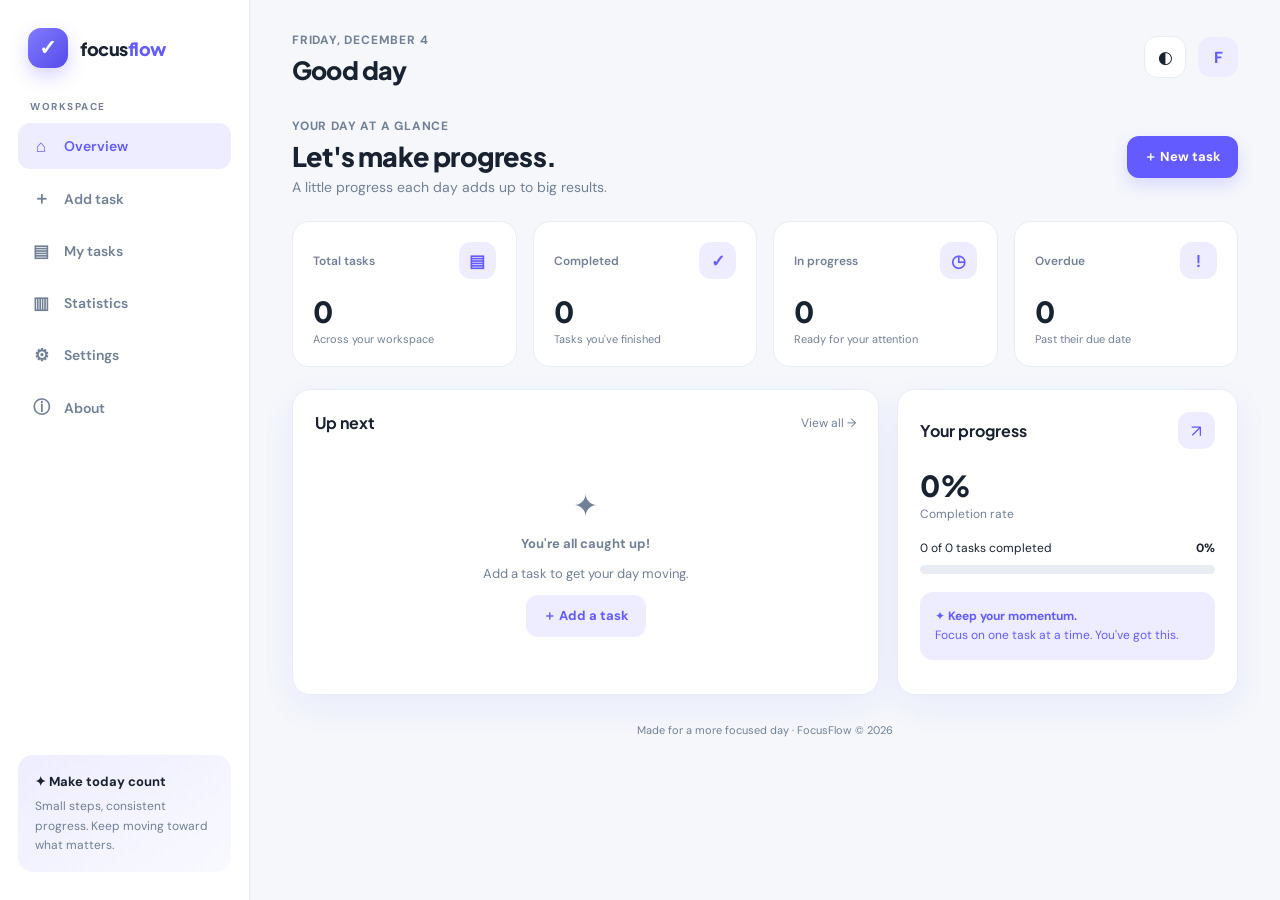
<file: index.html>
<!DOCTYPE html><html lang="en"><head><meta charset="UTF-8"><meta name="viewport" content="width=device-width, initial-scale=1.0"><meta http-equiv="refresh" content="0; url=home.html"><title>FocusFlow</title></head><body><p>Opening FocusFlow… <a href="home.html">Continue</a></p></body></html>
</file>
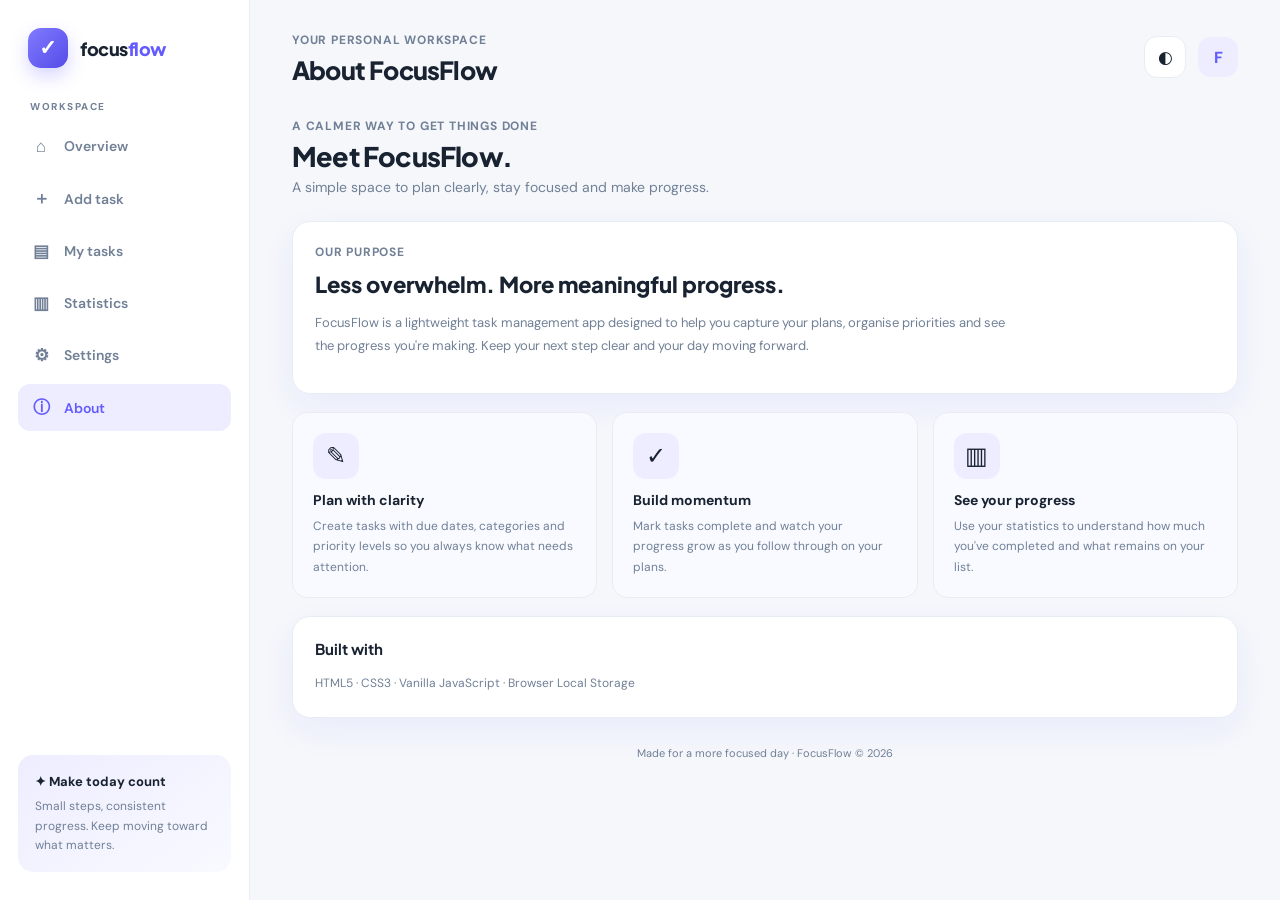
<file: about.html>
<!DOCTYPE html>
<html lang="en"><head><meta charset="UTF-8"><meta name="viewport" content="width=device-width, initial-scale=1.0"><meta name="theme-color" content="#635bff"><title>About FocusFlow · FocusFlow</title><link rel="stylesheet" href="common.css"><link rel="stylesheet" href="about.css"></head>
<body class=""><div class="app-shell"><aside class="sidebar"><a class="brand" href="home.html"><span class="brand-mark">✓</span><span class="brand-name">focus<span>flow</span></span></a><div><div class="nav-label">WORKSPACE</div><nav class="nav-list"><a class="nav-link " href="home.html"><span class="nav-icon">⌂</span>Overview</a><a class="nav-link " href="add-task.html"><span class="nav-icon">＋</span>Add task</a><a class="nav-link " href="view-task.html"><span class="nav-icon">▤</span>My tasks</a><a class="nav-link " href="statistics.html"><span class="nav-icon">▥</span>Statistics</a><a class="nav-link " href="settings.html"><span class="nav-icon">⚙</span>Settings</a><a class="nav-link active" href="about.html"><span class="nav-icon">ⓘ</span>About</a></nav></div><div class="sidebar-bottom"><div class="mini-note"><strong>✦ Make today count</strong>Small steps, consistent progress. Keep moving toward what matters.</div></div></aside>
<main class="main"><div class="topbar"><div class="greeting"><small id="todayLabel">YOUR PERSONAL WORKSPACE</small><h1>About FocusFlow</h1></div><div class="top-actions"><button class="icon-btn" id="themeQuick" title="Theme" onclick="document.body.classList.toggle('dark')">◐</button><div class="avatar">F</div></div></div>
<div class="page-heading"><div><div class="eyebrow">A CALMER WAY TO GET THINGS DONE</div><h2>Meet FocusFlow.</h2><p>A simple space to plan clearly, stay focused and make progress.</p></div></div>
<section class="card" style="margin-bottom:18px"><div class="eyebrow">OUR PURPOSE</div><h2 style="font:800 22px 'Plus Jakarta Sans';margin:10px 0">Less overwhelm. More meaningful progress.</h2><p class="muted" style="font-size:13px;line-height:1.8;max-width:700px">FocusFlow is a lightweight task management app designed to help you capture your plans, organise priorities and see the progress you're making. Keep your next step clear and your day moving forward.</p></section>
<div class="about-grid"><article class="about-tile"><div class="tile-icon">✎</div><h3>Plan with clarity</h3><p>Create tasks with due dates, categories and priority levels so you always know what needs attention.</p></article><article class="about-tile"><div class="tile-icon">✓</div><h3>Build momentum</h3><p>Mark tasks complete and watch your progress grow as you follow through on your plans.</p></article><article class="about-tile"><div class="tile-icon">▥</div><h3>See your progress</h3><p>Use your statistics to understand how much you've completed and what remains on your list.</p></article></div>
<section class="card" style="margin-top:18px"><h3 style="font:700 15px 'Plus Jakarta Sans';margin-top:0">Built with</h3><p class="muted" style="font-size:12px;line-height:1.8;margin-bottom:0">HTML5 · CSS3 · Vanilla JavaScript · Browser Local Storage</p></section>
<footer>Made for a more focused day · FocusFlow © 2026</footer></main></div><script src="app.js"></script></body></html>
</file>
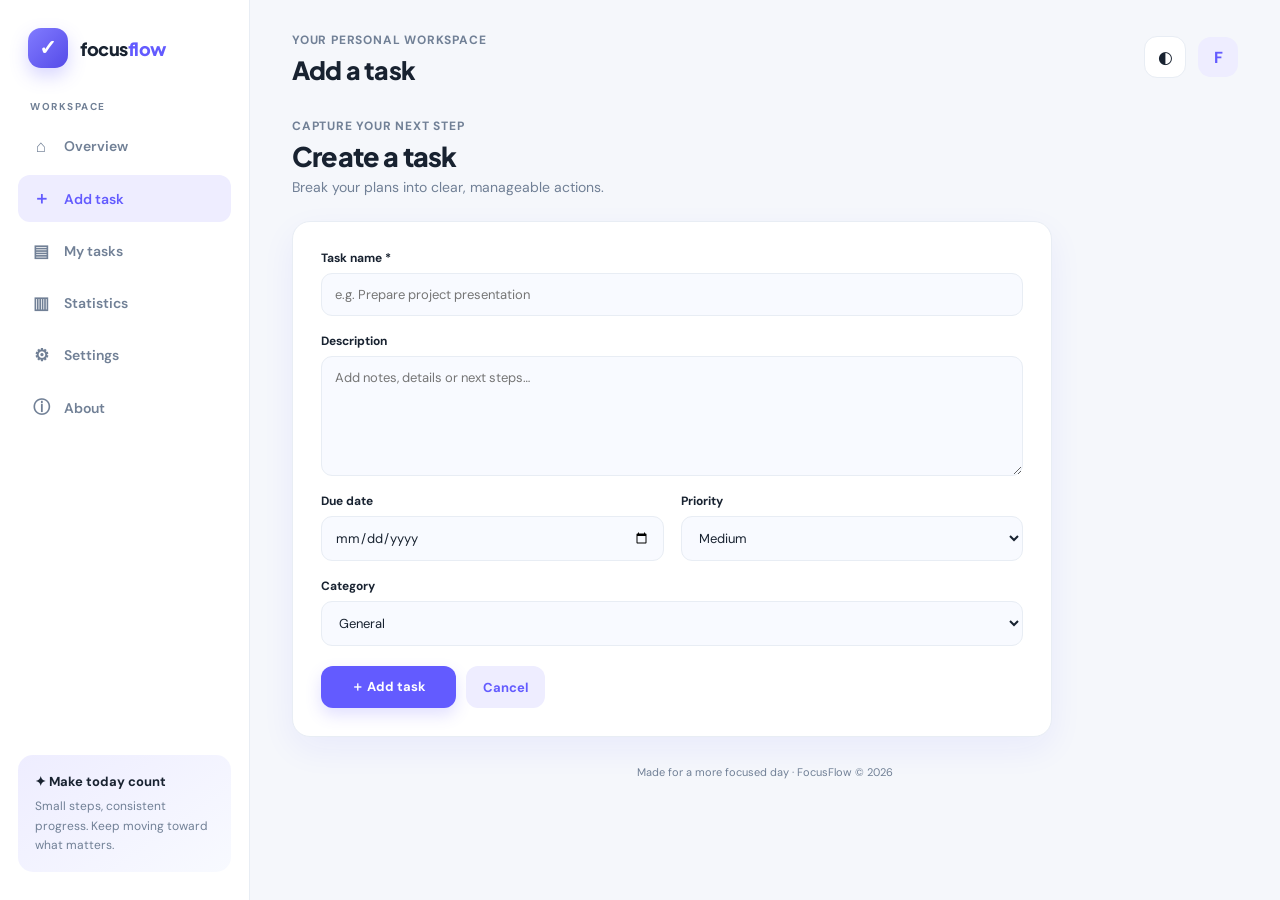
<file: add-task.html>
<!DOCTYPE html>
<html lang="en"><head><meta charset="UTF-8"><meta name="viewport" content="width=device-width, initial-scale=1.0"><meta name="theme-color" content="#635bff"><title>Add a task · FocusFlow</title><link rel="stylesheet" href="common.css"><link rel="stylesheet" href="add-task.css"></head>
<body class=""><div class="app-shell"><aside class="sidebar"><a class="brand" href="home.html"><span class="brand-mark">✓</span><span class="brand-name">focus<span>flow</span></span></a><div><div class="nav-label">WORKSPACE</div><nav class="nav-list"><a class="nav-link " href="home.html"><span class="nav-icon">⌂</span>Overview</a><a class="nav-link active" href="add-task.html"><span class="nav-icon">＋</span>Add task</a><a class="nav-link " href="view-task.html"><span class="nav-icon">▤</span>My tasks</a><a class="nav-link " href="statistics.html"><span class="nav-icon">▥</span>Statistics</a><a class="nav-link " href="settings.html"><span class="nav-icon">⚙</span>Settings</a><a class="nav-link " href="about.html"><span class="nav-icon">ⓘ</span>About</a></nav></div><div class="sidebar-bottom"><div class="mini-note"><strong>✦ Make today count</strong>Small steps, consistent progress. Keep moving toward what matters.</div></div></aside>
<main class="main"><div class="topbar"><div class="greeting"><small id="todayLabel">YOUR PERSONAL WORKSPACE</small><h1>Add a task</h1></div><div class="top-actions"><button class="icon-btn" id="themeQuick" title="Theme" onclick="document.body.classList.toggle('dark')">◐</button><div class="avatar">F</div></div></div>
<div class="page-heading"><div><div class="eyebrow">CAPTURE YOUR NEXT STEP</div><h2 id="formTitle">Create a task</h2><p>Break your plans into clear, manageable actions.</p></div></div>
<section class="card form-card"><form id="taskForm"><div class="form-grid">
<div class="field full"><label for="title">Task name *</label><input id="title" name="title" type="text" maxlength="100" placeholder="e.g. Prepare project presentation" required></div>
<div class="field full"><label for="description">Description</label><textarea id="description" name="description" placeholder="Add notes, details or next steps…"></textarea></div>
<div class="field"><label for="dueDate">Due date</label><input id="dueDate" name="dueDate" type="date"></div>
<div class="field"><label for="priority">Priority</label><select id="priority" name="priority"><option value="medium">Medium</option><option value="high">High</option><option value="low">Low</option></select></div>
<div class="field full"><label for="category">Category</label><select id="category" name="category"><option>General</option><option>Work</option><option>Personal</option><option>Study</option><option>Health</option><option>Shopping</option></select></div>
</div><div class="form-actions"><button class="btn btn-primary" id="saveTask" type="submit">＋ Add task</button><a class="btn btn-soft" href="view-task.html">Cancel</a></div></form></section>
<footer>Made for a more focused day · FocusFlow © 2026</footer></main></div><script src="app.js"></script></body></html>
</file>
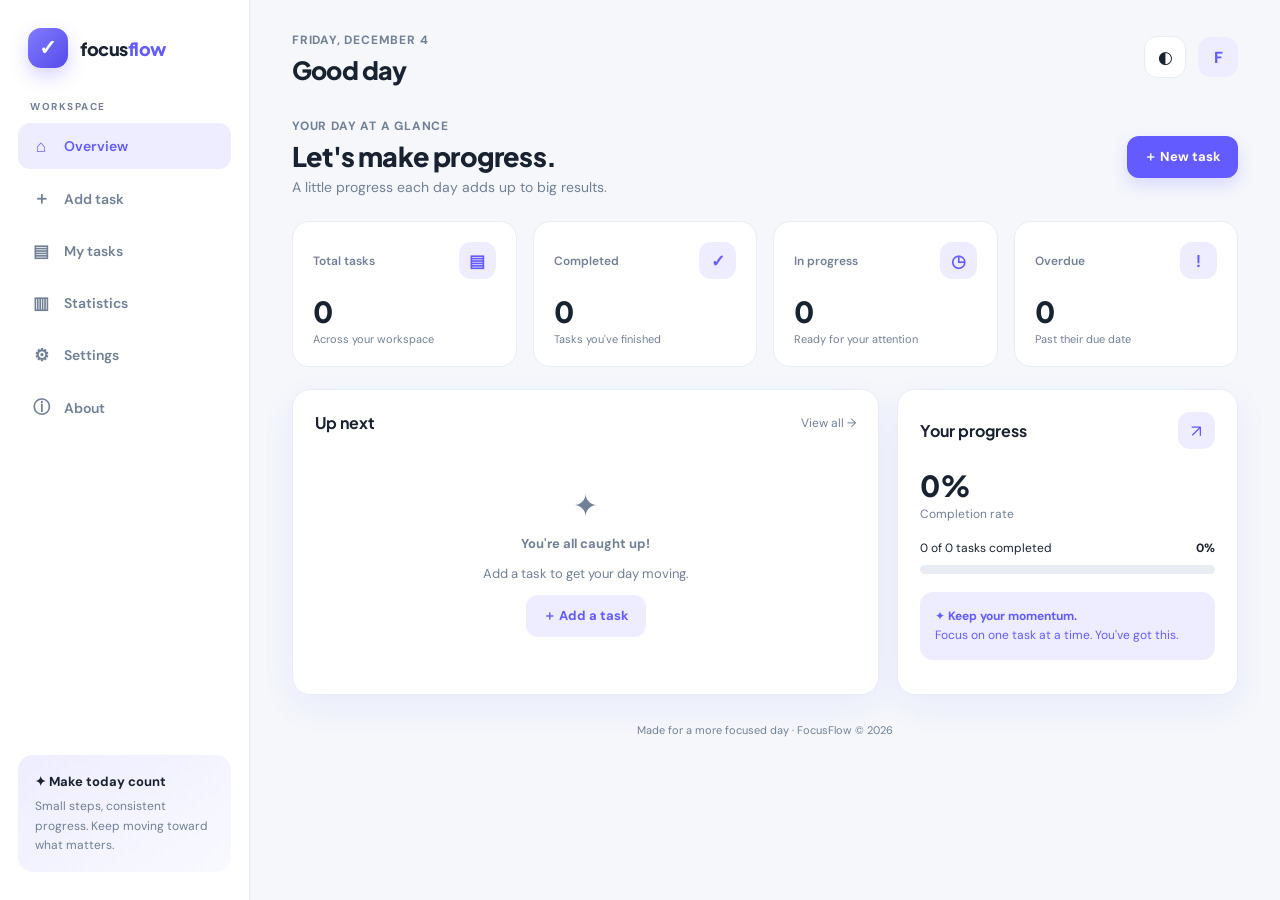
<file: home.html>
<!DOCTYPE html>
<html lang="en"><head><meta charset="UTF-8"><meta name="viewport" content="width=device-width, initial-scale=1.0"><meta name="theme-color" content="#635bff"><title>Good day · FocusFlow</title><link rel="stylesheet" href="common.css"><link rel="stylesheet" href="home.css"></head>
<body class=""><div class="app-shell"><aside class="sidebar"><a class="brand" href="home.html"><span class="brand-mark">✓</span><span class="brand-name">focus<span>flow</span></span></a><div><div class="nav-label">WORKSPACE</div><nav class="nav-list"><a class="nav-link active" href="home.html"><span class="nav-icon">⌂</span>Overview</a><a class="nav-link " href="add-task.html"><span class="nav-icon">＋</span>Add task</a><a class="nav-link " href="view-task.html"><span class="nav-icon">▤</span>My tasks</a><a class="nav-link " href="statistics.html"><span class="nav-icon">▥</span>Statistics</a><a class="nav-link " href="settings.html"><span class="nav-icon">⚙</span>Settings</a><a class="nav-link " href="about.html"><span class="nav-icon">ⓘ</span>About</a></nav></div><div class="sidebar-bottom"><div class="mini-note"><strong>✦ Make today count</strong>Small steps, consistent progress. Keep moving toward what matters.</div></div></aside>
<main class="main"><div class="topbar"><div class="greeting"><small id="todayLabel">YOUR PERSONAL WORKSPACE</small><h1>Good day</h1></div><div class="top-actions"><button class="icon-btn" id="themeQuick" title="Theme" onclick="document.body.classList.toggle('dark')">◐</button><div class="avatar">F</div></div></div>
<div class="page-heading"><div><div class="eyebrow">YOUR DAY AT A GLANCE</div><h2>Let's make progress.</h2><p>A little progress each day adds up to big results.</p></div><a class="btn btn-primary" href="add-task.html">＋ New task</a></div>
<section class="stats-grid">
<div class="stat-card"><div class="stat-top">Total tasks <span class="stat-icon">▤</span></div><div class="stat-value" id="totalTasks">0</div><div class="stat-foot">Across your workspace</div></div>
<div class="stat-card"><div class="stat-top">Completed <span class="stat-icon">✓</span></div><div class="stat-value" id="completedTasks">0</div><div class="stat-foot">Tasks you've finished</div></div>
<div class="stat-card"><div class="stat-top">In progress <span class="stat-icon">◷</span></div><div class="stat-value" id="pendingTasks">0</div><div class="stat-foot">Ready for your attention</div></div>
<div class="stat-card"><div class="stat-top">Overdue <span class="stat-icon">!</span></div><div class="stat-value" id="overdueTasks">0</div><div class="stat-foot">Past their due date</div></div>
</section>
<div class="content-grid"><section class="card"><div class="section-head"><h3>Up next</h3><a class="muted" style="font-size:12px" href="view-task.html">View all →</a></div><div class="task-list" id="homeTaskList"></div></section>
<section class="card"><div class="section-head"><h3>Your progress</h3><span class="stat-icon">↗</span></div><div class="stat-value">0%</div><p class="muted" style="font-size:12px;margin:0">Completion rate</p><div class="progress-wrap"><div class="progress-label"><span id="progressCaption">0 of 0 tasks completed</span><strong id="progressPercent">0%</strong></div><div class="progress-line"><div class="progress-fill" id="progressFill" style="width:0%"></div></div></div><div style="padding:15px;border-radius:13px;background:var(--primary-soft);color:var(--primary);font-size:12px;line-height:1.6">✦ <strong>Keep your momentum.</strong><br>Focus on one task at a time. You've got this.</div></section></div>
<footer>Made for a more focused day · FocusFlow © 2026</footer></main></div><script src="app.js"></script></body></html>
</file>
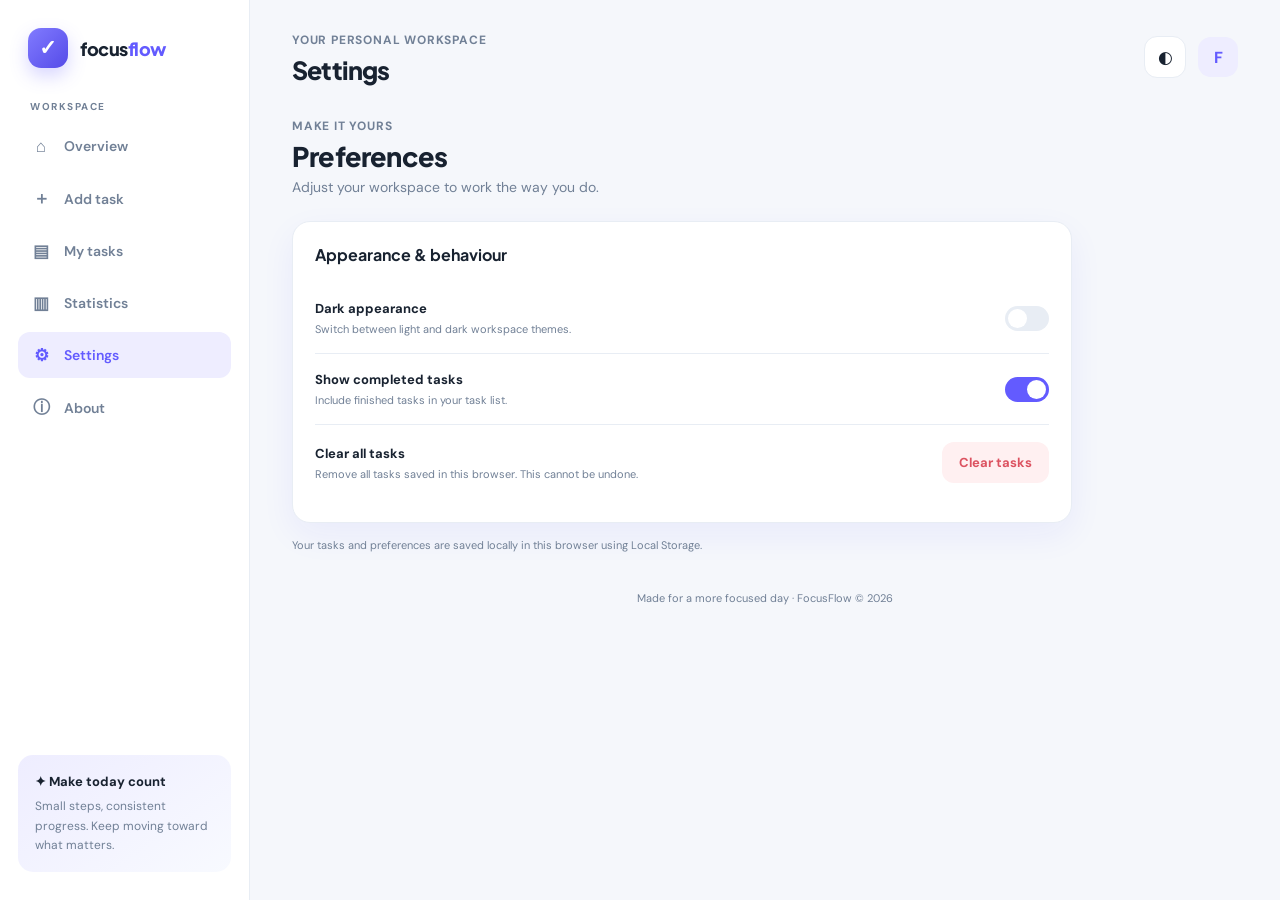
<file: settings.html>
<!DOCTYPE html>
<html lang="en"><head><meta charset="UTF-8"><meta name="viewport" content="width=device-width, initial-scale=1.0"><meta name="theme-color" content="#635bff"><title>Settings · FocusFlow</title><link rel="stylesheet" href="common.css"><link rel="stylesheet" href="settings.css"></head>
<body class=""><div class="app-shell"><aside class="sidebar"><a class="brand" href="home.html"><span class="brand-mark">✓</span><span class="brand-name">focus<span>flow</span></span></a><div><div class="nav-label">WORKSPACE</div><nav class="nav-list"><a class="nav-link " href="home.html"><span class="nav-icon">⌂</span>Overview</a><a class="nav-link " href="add-task.html"><span class="nav-icon">＋</span>Add task</a><a class="nav-link " href="view-task.html"><span class="nav-icon">▤</span>My tasks</a><a class="nav-link " href="statistics.html"><span class="nav-icon">▥</span>Statistics</a><a class="nav-link active" href="settings.html"><span class="nav-icon">⚙</span>Settings</a><a class="nav-link " href="about.html"><span class="nav-icon">ⓘ</span>About</a></nav></div><div class="sidebar-bottom"><div class="mini-note"><strong>✦ Make today count</strong>Small steps, consistent progress. Keep moving toward what matters.</div></div></aside>
<main class="main"><div class="topbar"><div class="greeting"><small id="todayLabel">YOUR PERSONAL WORKSPACE</small><h1>Settings</h1></div><div class="top-actions"><button class="icon-btn" id="themeQuick" title="Theme" onclick="document.body.classList.toggle('dark')">◐</button><div class="avatar">F</div></div></div>
<div class="page-heading"><div><div class="eyebrow">MAKE IT YOURS</div><h2>Preferences</h2><p>Adjust your workspace to work the way you do.</p></div></div>
<section class="card" style="max-width:780px"><div class="section-head"><h3>Appearance & behaviour</h3></div>
<div class="setting-row"><div><strong>Dark appearance</strong><p>Switch between light and dark workspace themes.</p></div><label class="switch"><input type="checkbox" id="darkMode"><span></span></label></div>
<div class="setting-row"><div><strong>Show completed tasks</strong><p>Include finished tasks in your task list.</p></div><label class="switch"><input type="checkbox" id="showCompleted" checked><span></span></label></div>
<div class="setting-row"><div><strong>Clear all tasks</strong><p>Remove all tasks saved in this browser. This cannot be undone.</p></div><button class="btn btn-danger" id="clearTasks" type="button">Clear tasks</button></div>
</section><p class="muted" style="font-size:11px;margin-top:15px">Your tasks and preferences are saved locally in this browser using Local Storage.</p>
<footer>Made for a more focused day · FocusFlow © 2026</footer></main></div><script src="app.js"></script></body></html>
</file>
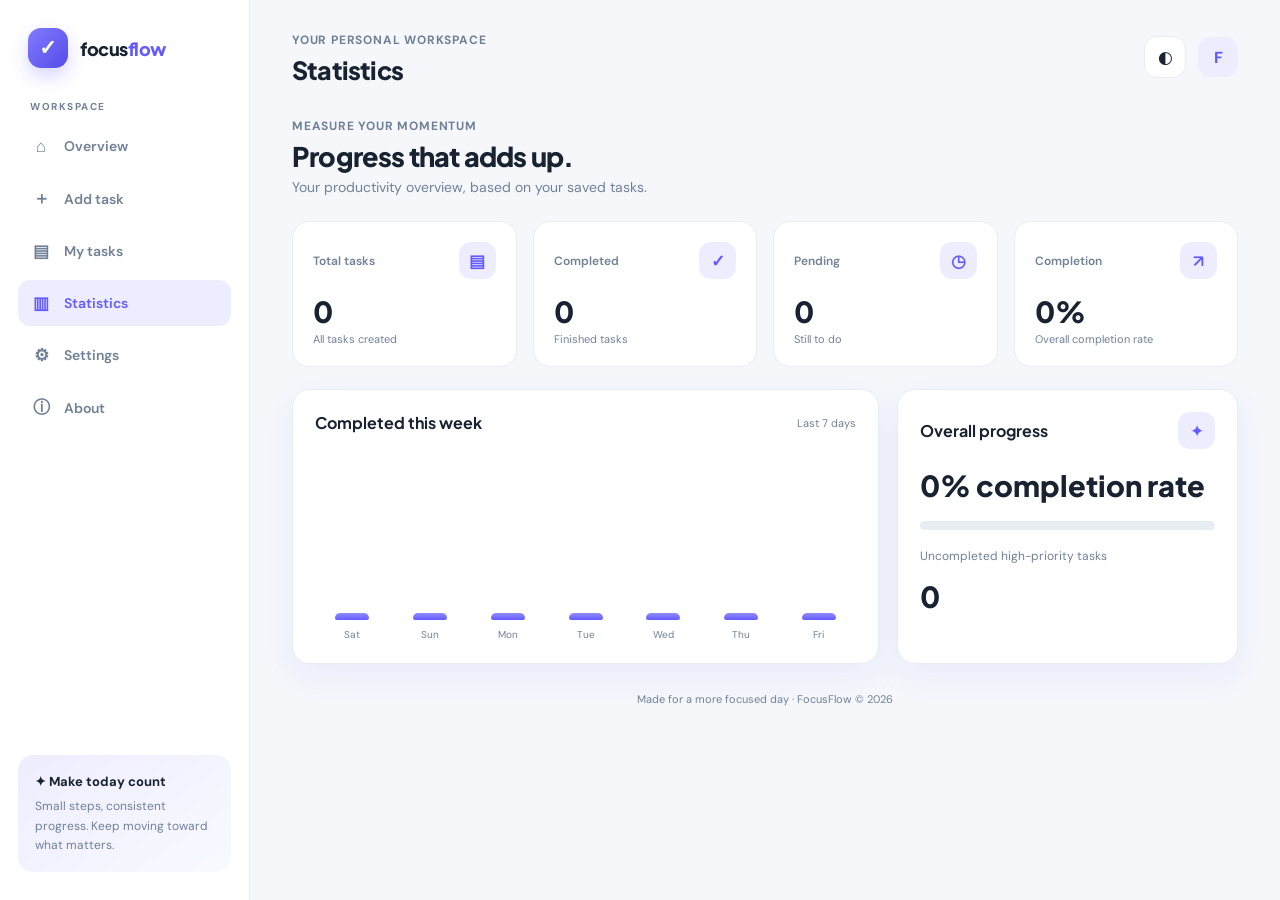
<file: statistics.html>
<!DOCTYPE html>
<html lang="en"><head><meta charset="UTF-8"><meta name="viewport" content="width=device-width, initial-scale=1.0"><meta name="theme-color" content="#635bff"><title>Statistics · FocusFlow</title><link rel="stylesheet" href="common.css"><link rel="stylesheet" href="statistics.css"></head>
<body class=""><div class="app-shell"><aside class="sidebar"><a class="brand" href="home.html"><span class="brand-mark">✓</span><span class="brand-name">focus<span>flow</span></span></a><div><div class="nav-label">WORKSPACE</div><nav class="nav-list"><a class="nav-link " href="home.html"><span class="nav-icon">⌂</span>Overview</a><a class="nav-link " href="add-task.html"><span class="nav-icon">＋</span>Add task</a><a class="nav-link " href="view-task.html"><span class="nav-icon">▤</span>My tasks</a><a class="nav-link active" href="statistics.html"><span class="nav-icon">▥</span>Statistics</a><a class="nav-link " href="settings.html"><span class="nav-icon">⚙</span>Settings</a><a class="nav-link " href="about.html"><span class="nav-icon">ⓘ</span>About</a></nav></div><div class="sidebar-bottom"><div class="mini-note"><strong>✦ Make today count</strong>Small steps, consistent progress. Keep moving toward what matters.</div></div></aside>
<main class="main"><div class="topbar"><div class="greeting"><small id="todayLabel">YOUR PERSONAL WORKSPACE</small><h1>Statistics</h1></div><div class="top-actions"><button class="icon-btn" id="themeQuick" title="Theme" onclick="document.body.classList.toggle('dark')">◐</button><div class="avatar">F</div></div></div>
<div class="page-heading"><div><div class="eyebrow">MEASURE YOUR MOMENTUM</div><h2>Progress that adds up.</h2><p>Your productivity overview, based on your saved tasks.</p></div></div>
<section class="stats-grid">
<div class="stat-card"><div class="stat-top">Total tasks <span class="stat-icon">▤</span></div><div class="stat-value" id="statTotal">0</div><div class="stat-foot">All tasks created</div></div>
<div class="stat-card"><div class="stat-top">Completed <span class="stat-icon">✓</span></div><div class="stat-value" id="statDone">0</div><div class="stat-foot">Finished tasks</div></div>
<div class="stat-card"><div class="stat-top">Pending <span class="stat-icon">◷</span></div><div class="stat-value" id="statPending">0</div><div class="stat-foot">Still to do</div></div>
<div class="stat-card"><div class="stat-top">Completion <span class="stat-icon">↗</span></div><div class="stat-value" id="statRate">0%</div><div class="stat-foot">Overall completion rate</div></div>
</section>
<div class="content-grid"><section class="card"><div class="section-head"><h3>Completed this week</h3><span class="muted" style="font-size:11px">Last 7 days</span></div><div class="chart-bars" id="weeklyChart"></div></section><section class="card"><div class="section-head"><h3>Overall progress</h3><span class="stat-icon">✦</span></div><div class="stat-value" id="statsProgressText">0%</div><div class="progress-wrap"><div class="progress-line"><div class="progress-fill" id="statsProgress" style="width:0%"></div></div></div><p class="muted" style="font-size:12px">Uncompleted high-priority tasks</p><div class="stat-value" id="highPriority">0</div></section></div>
<footer>Made for a more focused day · FocusFlow © 2026</footer></main></div><script src="app.js"></script></body></html>
</file>
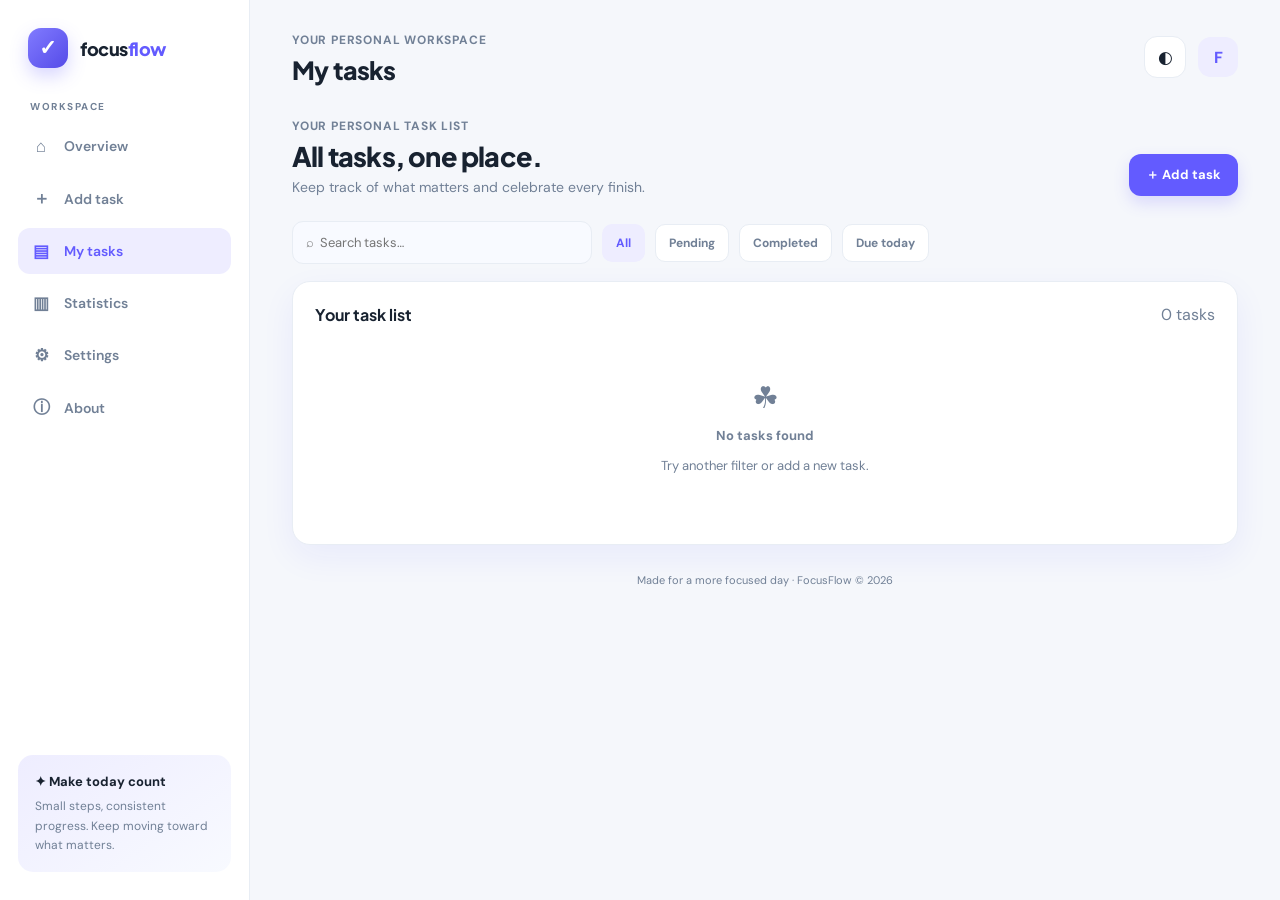
<file: view-task.html>
<!DOCTYPE html>
<html lang="en"><head><meta charset="UTF-8"><meta name="viewport" content="width=device-width, initial-scale=1.0"><meta name="theme-color" content="#635bff"><title>My tasks · FocusFlow</title><link rel="stylesheet" href="common.css"><link rel="stylesheet" href="view-task.css"></head>
<body class=""><div class="app-shell"><aside class="sidebar"><a class="brand" href="home.html"><span class="brand-mark">✓</span><span class="brand-name">focus<span>flow</span></span></a><div><div class="nav-label">WORKSPACE</div><nav class="nav-list"><a class="nav-link " href="home.html"><span class="nav-icon">⌂</span>Overview</a><a class="nav-link " href="add-task.html"><span class="nav-icon">＋</span>Add task</a><a class="nav-link active" href="view-task.html"><span class="nav-icon">▤</span>My tasks</a><a class="nav-link " href="statistics.html"><span class="nav-icon">▥</span>Statistics</a><a class="nav-link " href="settings.html"><span class="nav-icon">⚙</span>Settings</a><a class="nav-link " href="about.html"><span class="nav-icon">ⓘ</span>About</a></nav></div><div class="sidebar-bottom"><div class="mini-note"><strong>✦ Make today count</strong>Small steps, consistent progress. Keep moving toward what matters.</div></div></aside>
<main class="main"><div class="topbar"><div class="greeting"><small id="todayLabel">YOUR PERSONAL WORKSPACE</small><h1>My tasks</h1></div><div class="top-actions"><button class="icon-btn" id="themeQuick" title="Theme" onclick="document.body.classList.toggle('dark')">◐</button><div class="avatar">F</div></div></div>
<div class="page-heading"><div><div class="eyebrow">YOUR PERSONAL TASK LIST</div><h2>All tasks, one place.</h2><p>Keep track of what matters and celebrate every finish.</p></div><a class="btn btn-primary" href="add-task.html">＋ Add task</a></div>
<div class="toolbar"><input class="search-input" id="taskSearch" type="search" placeholder="⌕  Search tasks…"><button class="filter-btn active" data-filter="all">All</button><button class="filter-btn" data-filter="pending">Pending</button><button class="filter-btn" data-filter="completed">Completed</button><button class="filter-btn" data-filter="today">Due today</button></div>
<section class="card"><div class="section-head"><h3>Your task list</h3><span class="muted" id="taskCount">0 tasks</span></div><div class="task-list" id="allTasks"></div></section>
<footer>Made for a more focused day · FocusFlow © 2026</footer></main></div><script src="app.js"></script></body></html>
</file>
<file: common.css>
@import url('https://fonts.googleapis.com/css2?family=DM+Sans:wght@400;500;600;700&family=Plus+Jakarta+Sans:wght@500;600;700;800&display=swap');
:root{--bg:#f5f7fb;--surface:#fff;--surface-2:#f8faff;--text:#182230;--muted:#718096;--line:#e8edf4;--primary:#635bff;--primary-dark:#5148e5;--primary-soft:#eeedff;--green:#159b72;--green-soft:#e7f8f1;--orange:#d97706;--orange-soft:#fff4df;--red:#dc5260;--red-soft:#fff0f1;--shadow:0 12px 35px rgba(27,39,683,.06);--radius:18px}
*{box-sizing:border-box}body{margin:0;background:var(--bg);color:var(--text);font-family:'DM Sans',sans-serif;min-height:100vh}body.dark{--bg:#111827;--surface:#1b2535;--surface-2:#222e40;--text:#edf2fa;--muted:#a0aec0;--line:#303d50;--primary:#918bff;--primary-dark:#aaa5ff;--primary-soft:#302e55;--green-soft:#183d36;--orange-soft:#49371e;--red-soft:#482a32;--shadow:0 12px 35px rgba(0,0,0,.18)}
a{color:inherit;text-decoration:none}button,input,textarea,select{font:inherit}button{cursor:pointer}.app-shell{max-width:1440px;margin:auto;min-height:100vh;display:grid;grid-template-columns:250px minmax(0,1fr)}.sidebar{background:var(--surface);border-right:1px solid var(--line);padding:28px 18px;display:flex;flex-direction:column;gap:32px}.brand{display:flex;align-items:center;gap:12px;padding:0 10px}.brand-mark{width:40px;height:40px;border-radius:13px;background:linear-gradient(135deg,#817bff,#554be8);color:#fff;display:grid;place-items:center;font-size:21px;font-weight:800;box-shadow:0 8px 18px #635bff40}.brand-name{font:800 18px 'Plus Jakarta Sans';letter-spacing:-.5px}.brand-name span{color:var(--primary)}.nav-label{font-size:10px;font-weight:700;letter-spacing:1.5px;color:var(--muted);padding:0 12px;margin-bottom:10px}.nav-list{display:grid;gap:6px}.nav-link{display:flex;align-items:center;gap:13px;padding:12px 13px;border-radius:12px;color:var(--muted);font-weight:600;font-size:14px;transition:.2s}.nav-link:hover,.nav-link.active{background:var(--primary-soft);color:var(--primary)}.nav-icon{width:20px;text-align:center;font-size:17px}.sidebar-bottom{margin-top:auto}.mini-note{padding:17px;border-radius:15px;background:linear-gradient(145deg,var(--primary-soft),var(--surface-2));font-size:12px;color:var(--muted);line-height:1.6}.mini-note strong{display:block;color:var(--text);font-size:13px;margin-bottom:5px}.main{min-width:0;padding:28px 42px 50px}.topbar{display:flex;align-items:center;justify-content:space-between;gap:18px;margin-bottom:32px}.greeting small,.eyebrow{color:var(--muted);font-size:12px;font-weight:700;letter-spacing:.8px;text-transform:uppercase}.greeting h1{font:800 25px 'Plus Jakarta Sans';margin:5px 0 0;letter-spacing:-.8px}.top-actions{display:flex;align-items:center;gap:12px}.icon-btn{width:42px;height:42px;border:1px solid var(--line);background:var(--surface);color:var(--text);border-radius:13px;font-size:17px}.avatar{width:40px;height:40px;border-radius:13px;background:var(--primary-soft);color:var(--primary);display:grid;place-items:center;font-weight:800}.page-heading{display:flex;justify-content:space-between;align-items:flex-end;gap:20px;margin-bottom:25px}.page-heading h2{font:800 27px 'Plus Jakarta Sans';letter-spacing:-.8px;margin:5px 0}.page-heading p{margin:0;color:var(--muted);font-size:14px}.btn{border:0;border-radius:12px;padding:12px 17px;font-weight:700;font-size:13px;display:inline-flex;align-items:center;justify-content:center;gap:8px;transition:.2s}.btn-primary{background:var(--primary);color:white;box-shadow:0 7px 16px #635bff30}.btn-primary:hover{background:var(--primary-dark);transform:translateY(-1px)}.btn-soft{background:var(--primary-soft);color:var(--primary)}.btn-danger{background:var(--red-soft);color:var(--red)}.card{background:var(--surface);border:1px solid var(--line);border-radius:var(--radius);padding:22px;box-shadow:var(--shadow)}.stats-grid{display:grid;grid-template-columns:repeat(4,minmax(0,1fr));gap:16px;margin-bottom:22px}.stat-card{padding:20px;border-radius:17px;background:var(--surface);border:1px solid var(--line)}.stat-top{display:flex;justify-content:space-between;align-items:center;color:var(--muted);font-size:12px;font-weight:600}.stat-icon{width:37px;height:37px;display:grid;place-items:center;border-radius:12px;background:var(--primary-soft);color:var(--primary);font-size:17px}.stat-value{font:800 29px 'Plus Jakarta Sans';margin:14px 0 3px}.stat-foot{font-size:11px;color:var(--muted)}.content-grid{display:grid;grid-template-columns:minmax(0,1.55fr) minmax(260px,.9fr);gap:18px}.section-head{display:flex;align-items:center;justify-content:space-between;margin-bottom:18px}.section-head h3{font:700 16px 'Plus Jakarta Sans';margin:0}.muted{color:var(--muted)}.task-list{display:grid;gap:10px}.task-row{display:flex;align-items:center;gap:12px;padding:13px;border:1px solid var(--line);border-radius:13px;background:var(--surface-2)}.task-check{width:19px;height:19px;accent-color:var(--primary);flex:0 0 auto}.task-main{min-width:0;flex:1}.task-title{font-size:13px;font-weight:700;overflow-wrap:anywhere}.task-title.done{text-decoration:line-through;color:var(--muted)}.task-meta{font-size:11px;color:var(--muted);margin-top:4px}.pill{display:inline-flex;align-items:center;border-radius:30px;padding:5px 9px;font-size:10px;font-weight:700;background:var(--primary-soft);color:var(--primary);white-space:nowrap}.pill.high{background:var(--red-soft);color:var(--red)}.pill.medium{background:var(--orange-soft);color:var(--orange)}.pill.low{background:var(--green-soft);color:var(--green)}.task-actions{display:flex;gap:5px}.small-action{border:0;background:transparent;color:var(--muted);padding:6px;border-radius:8px}.small-action:hover{background:var(--primary-soft);color:var(--primary)}.progress-wrap{margin:18px 0}.progress-line{height:9px;background:var(--line);border-radius:20px;overflow:hidden}.progress-fill{height:100%;background:linear-gradient(90deg,#817bff,#38b99a);border-radius:20px;transition:width .3s}.progress-label{display:flex;justify-content:space-between;font-size:12px;margin-bottom:9px}.empty-state{text-align:center;padding:35px 15px;color:var(--muted);font-size:13px}.empty-icon{font-size:30px;margin-bottom:10px}.form-card{max-width:760px}.form-grid{display:grid;grid-template-columns:1fr 1fr;gap:17px}.field{display:grid;gap:7px}.field.full{grid-column:1/-1}.field label{font-size:12px;font-weight:700;color:var(--text)}.field input,.field textarea,.field select,.search-input{width:100%;padding:12px 13px;border:1px solid var(--line);background:var(--surface-2);color:var(--text);border-radius:11px;outline:none;font-size:13px}.field input:focus,.field textarea:focus,.field select:focus,.search-input:focus{border-color:var(--primary);box-shadow:0 0 0 3px var(--primary-soft)}.field textarea{min-height:105px;resize:vertical}.form-actions{display:flex;gap:10px;margin-top:20px}.toolbar{display:flex;gap:10px;flex-wrap:wrap;margin-bottom:17px}.toolbar .search-input{max-width:300px}.filter-btn{padding:10px 13px;border:1px solid var(--line);border-radius:10px;background:var(--surface);color:var(--muted);font-size:12px;font-weight:700}.filter-btn.active{background:var(--primary-soft);border-color:transparent;color:var(--primary)}.chart-bars{display:flex;align-items:flex-end;gap:13px;height:170px;padding:15px 5px 0}.bar-column{flex:1;display:flex;flex-direction:column;align-items:center;gap:8px;height:100%;justify-content:flex-end}.bar{width:min(100%,34px);min-height:4px;background:linear-gradient(180deg,#918bff,#635bff);border-radius:7px 7px 3px 3px}.bar-label{font-size:10px;color:var(--muted)}.setting-row{display:flex;align-items:center;justify-content:space-between;gap:20px;padding:17px 0;border-bottom:1px solid var(--line)}.setting-row:last-child{border:0}.setting-row strong{display:block;font-size:13px}.setting-row p{font-size:11px;color:var(--muted);margin:5px 0 0}.switch{width:44px;height:25px;position:relative;flex:0 0 auto}.switch input{opacity:0;width:0;height:0}.switch span{position:absolute;inset:0;background:var(--line);border-radius:30px;transition:.2s}.switch span:before{content:'';position:absolute;width:19px;height:19px;left:3px;top:3px;background:#fff;border-radius:50%;transition:.2s}.switch input:checked+span{background:var(--primary)}.switch input:checked+span:before{transform:translateX(19px)}.about-grid{display:grid;grid-template-columns:repeat(3,1fr);gap:15px}.about-tile{padding:20px;background:var(--surface-2);border:1px solid var(--line);border-radius:15px}.about-tile .tile-icon{font-size:24px}.about-tile h3{font-size:14px;margin:12px 0 7px}.about-tile p{font-size:12px;line-height:1.7;color:var(--muted);margin:0}.toast{position:fixed;right:24px;bottom:24px;background:#182230;color:white;padding:13px 17px;border-radius:12px;font-size:13px;box-shadow:var(--shadow);z-index:20;opacity:0;transform:translateY(10px);pointer-events:none;transition:.25s}.toast.show{opacity:1;transform:translateY(0)}footer{text-align:center;color:var(--muted);font-size:11px;padding:28px 0 0}.mobile-menu{display:none}
@media(max-width:1050px){.app-shell{grid-template-columns:215px minmax(0,1fr)}.main{padding:25px}.stats-grid{grid-template-columns:repeat(2,1fr)}}
@media(max-width:760px){.app-shell{display:block}.sidebar{position:sticky;top:0;z-index:10;padding:12px 15px;border-right:0;border-bottom:1px solid var(--line);display:block}.brand{padding:0}.brand-mark{width:35px;height:35px}.nav-label,.sidebar-bottom{display:none}.nav-list{display:flex;overflow-x:auto;margin-top:12px;padding-bottom:2px}.nav-link{white-space:nowrap;padding:9px 11px;font-size:12px}.nav-icon{font-size:14px}.main{padding:22px 16px 35px}.topbar{margin-bottom:24px}.greeting h1{font-size:21px}.page-heading{align-items:flex-start;flex-direction:column}.content-grid{grid-template-columns:1fr}.about-grid{grid-template-columns:1fr}.form-grid{grid-template-columns:1fr}.field.full{grid-column:auto}.task-row{gap:8px}.task-actions{gap:0}.task-row .pill{display:none}}
@media(max-width:420px){.stats-grid{gap:9px}.stat-card{padding:14px}.stat-value{font-size:24px}.stat-top{font-size:10px}.top-actions{gap:7px}.avatar{display:none}.main{padding-left:12px;padding-right:12px}}
</file>
<file: about.css>
/* About page styles */
.about-tile { transition: transform .2s ease, border-color .2s ease; }
.about-tile:hover { transform: translateY(-3px); border-color: var(--primary); }
.about-tile .tile-icon { width: 46px; height: 46px; display: grid; place-items: center; border-radius: 13px; background: var(--primary-soft); }
</file>
<file: add-task.css>
/* Add task page styles */
.form-card { padding: 28px; }
#taskForm .field input, #taskForm .field textarea, #taskForm .field select { transition: border-color .2s, box-shadow .2s; }
#taskForm .field textarea { min-height: 120px; }
#saveTask { min-width: 135px; }
@media(max-width:760px) { .form-card { padding: 18px; } }
</file>
<file: home.css>
/* Home dashboard page styles */
.page-heading { align-items: center; }
#homeTaskList .task-row { transition: transform .18s ease, border-color .18s ease; }
#homeTaskList .task-row:hover { transform: translateY(-2px); border-color: var(--primary); }
#progressFill { transition: width .45s ease; }
</file>
<file: settings.css>
/* Settings page styles */
.setting-row { transition: background .18s ease; }
.setting-row:hover { background: var(--surface-2); }
#clearTasks { white-space: nowrap; }
</file>
<file: statistics.css>
/* Statistics page styles */
#weeklyChart { min-height: 190px; }
#weeklyChart .bar { transition: height .35s ease; }
#weeklyChart .bar-column:hover .bar { filter: brightness(1.12); }
</file>
<file: view-task.css>
/* View tasks page styles */
#allTasks .task-row { transition: transform .18s ease, border-color .18s ease; }
#allTasks .task-row:hover { border-color: var(--primary); }
.toolbar { align-items: center; }
.toolbar .search-input { flex: 1 1 220px; }
</file>
